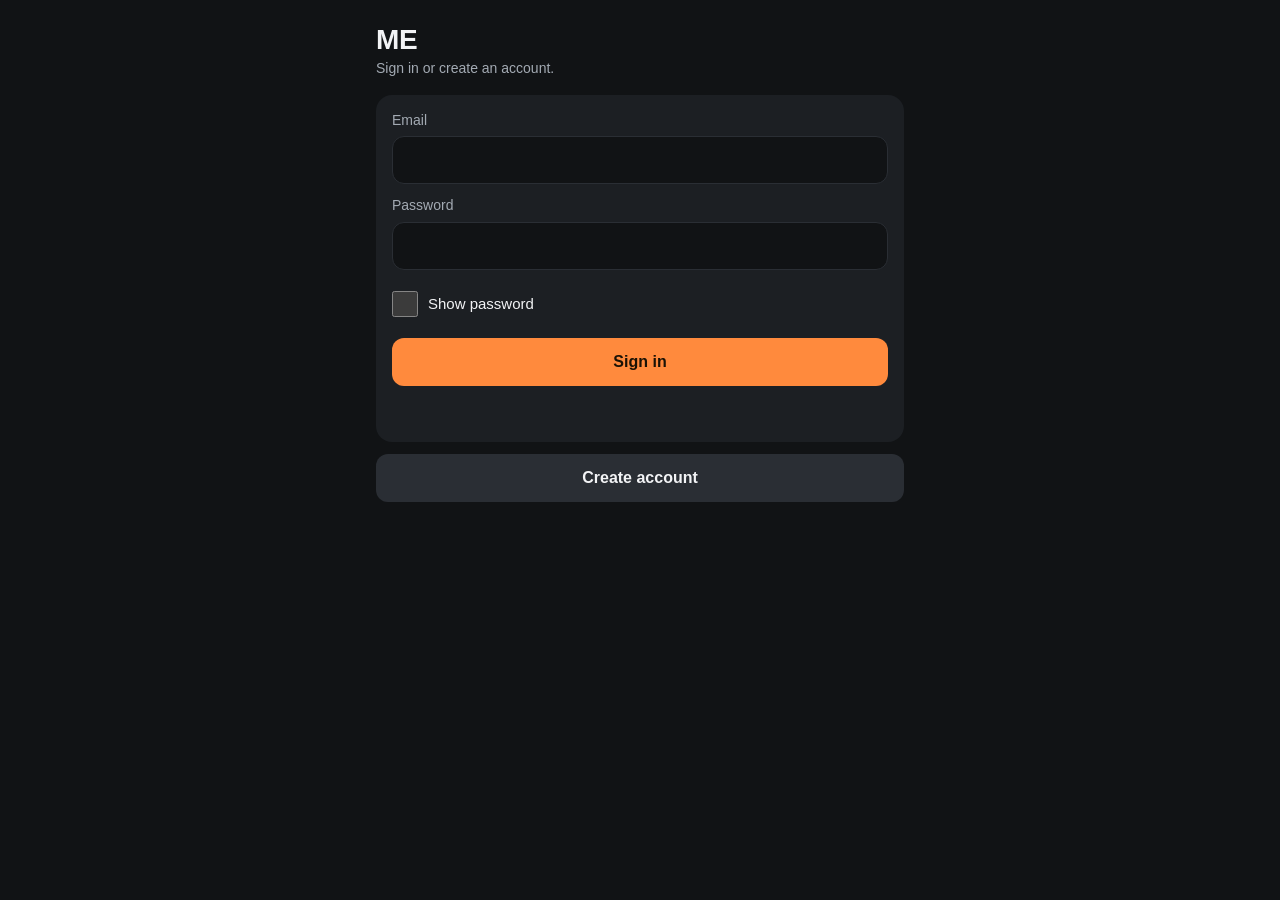
<file: index.html>
<!doctype html>
<html lang="en">
<head>
<meta charset="utf-8">
<meta name="viewport" content="width=device-width, initial-scale=1, viewport-fit=cover">
<meta name="theme-color" content="#111315">
<meta name="apple-mobile-web-app-capable" content="yes">
<meta name="mobile-web-app-capable" content="yes">
<meta name="apple-mobile-web-app-status-bar-style" content="black-translucent">
<meta name="apple-mobile-web-app-title" content="ME">
<title>ME</title>
<link rel="manifest" href="manifest.webmanifest">
<link rel="icon" href="icons/icon-192-v4.png">
<link rel="apple-touch-icon" href="icons/apple-touch-icon-v4.png">
<link rel="preconnect" href="https://fonts.googleapis.com">
<link rel="stylesheet" href="https://fonts.googleapis.com/css2?family=Cinzel:wght@700;800&family=Press+Start+2P&display=swap">
<link rel="stylesheet" href="css/app.css">
</head>
<body>
<main id="app"></main>
<nav class="tabs" id="tabs" aria-label="Main" hidden></nav>
<script type="module" src="js/app.js"></script>
</body>
</html>
</file>
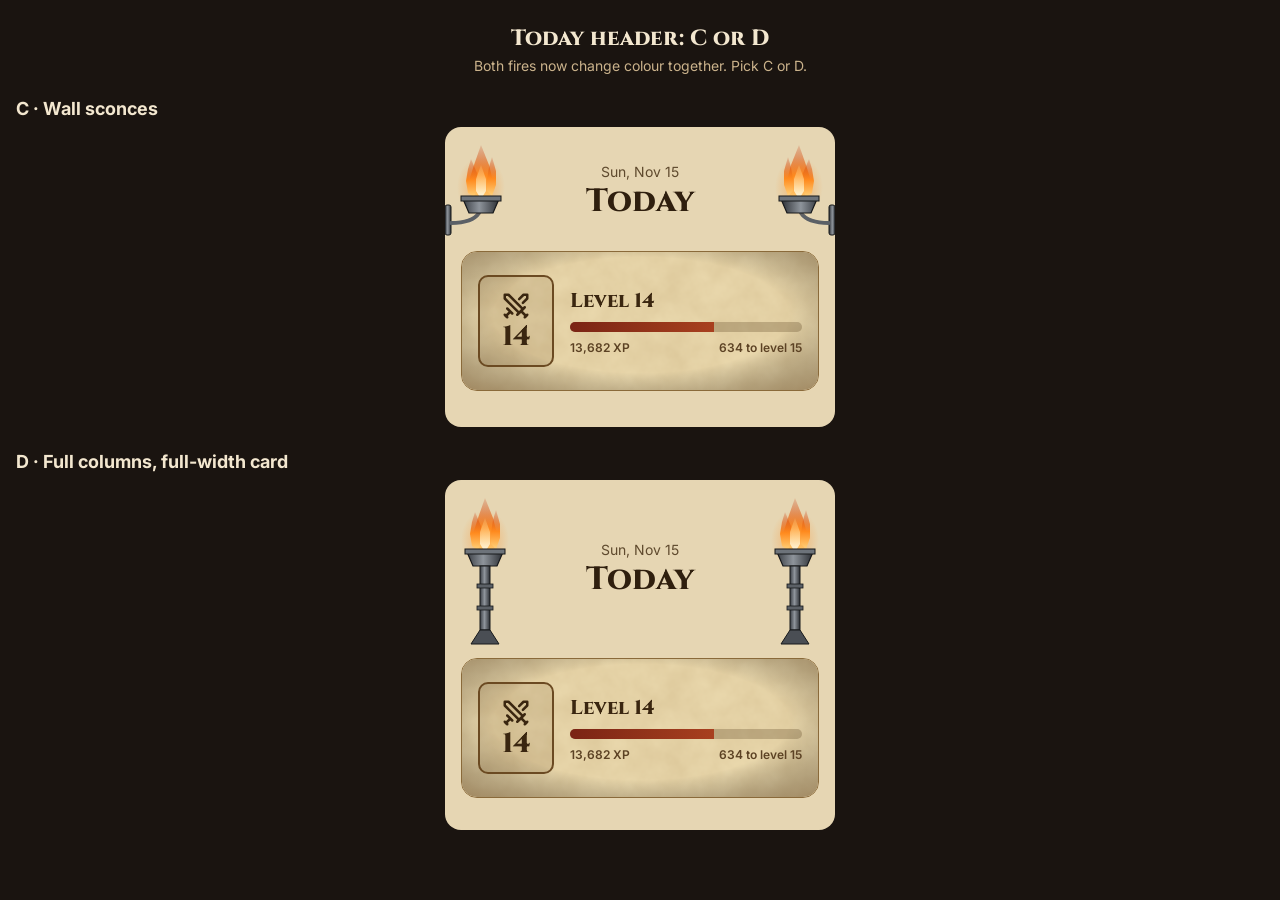
<file: preview-header.html>
<!doctype html><html lang="en"><head><meta charset="utf-8"><meta name="viewport" content="width=device-width, initial-scale=1"><title>ME · Today header: C or D</title>
<link href="https://fonts.googleapis.com/css2?family=Cinzel:wght@700;800&family=Inter:wght@400;600&display=swap" rel="stylesheet">
<style>body{margin:0;background:#1a1410;font-family:Inter,system-ui,sans-serif;color:#f3e7cf;padding:16px 0 40px}h1{font:800 22px Cinzel,serif;text-align:center;margin:8px 16px 4px}p.note{text-align:center;color:#cbb38c;font-size:14px;margin:0 16px 12px}h2{font:700 18px Inter,sans-serif;margin:24px 16px 8px}.frame{width:390px;max-width:100%;margin:0 auto;border-radius:16px;overflow:hidden}

a{color:#8b2e1a}a:hover{color:#5c1d10}
.fire,.fire polygon{transform-box:view-box;transform-origin:22px 56px}
.t1{animation:lick .7s ease-in-out infinite alternate}
.t2{animation:lick .55s ease-in-out infinite alternate-reverse}
.t3{animation:lick .62s ease-in-out infinite alternate}
.tc{animation:core .4s ease-in-out infinite alternate}
@keyframes lick{0%{transform:scale(1,.92) skewX(-5deg)}50%{transform:scale(.94,1.06) skewX(3deg)}100%{transform:scale(1.04,1) skewX(6deg)}}
@keyframes core{from{transform:scale(.95,.88)}to{transform:scale(1.05,1.08)}}
</style></head>
<body><h1>Today header: C or D</h1><p class="note">Both fires now change colour together. Pick C or D.</p>
<h2>C · Wall sconces</h2>
<div class="frame"><div style="width:390px;height:300px;box-sizing:border-box;background:#e6d6b3;padding:16px;display:flex;flex-direction:column;gap:12px;font-family:Inter,system-ui,sans-serif;color:#2f1f0e">
<header style="display:flex;align-items:flex-end;justify-content:space-between;gap:8px;margin:0 -16px">
<svg width="64" height="96" viewBox="0 0 64 96" aria-hidden="true" style="overflow:visible"><defs><linearGradient id="mt" x1="0" x2="1"><stop offset="0%" stop-color="#3b3f45"></stop><stop offset="45%" stop-color="#8e949b"></stop><stop offset="100%" stop-color="#2c2f34"></stop></linearGradient></defs><g ><rect x="0" y="62" width="6" height="30" rx="2" fill="url(#mt)" stroke="#16181b" stroke-width="1"></rect><path d="M6 80 C 22 80, 30 76, 34 70" fill="none" stroke="#5b6066" stroke-width="4" stroke-linecap="round"></path><g transform="translate(14,0)"><defs><linearGradient id="clf" x1="0" y1="1" x2="0" y2="0"><stop offset="0%" stop-color="#ffd27a"></stop><stop offset="45%" stop-color="#ff8a1e"></stop><stop offset="100%" stop-color="#c2310f" stop-opacity="0.15"></stop></linearGradient><linearGradient id="clc" x1="0" y1="1" x2="0" y2="0"><stop offset="0%" stop-color="#fffbe8"></stop><stop offset="100%" stop-color="#ffd27a" stop-opacity="0.2"></stop></linearGradient><radialGradient id="clg"><stop offset="0%" stop-color="#ff8a1e" stop-opacity="0.5"></stop><stop offset="100%" stop-color="#ff8a1e" stop-opacity="0"></stop></radialGradient></defs>
<ellipse cx="22" cy="44" rx="24" ry="30" fill="url(#clg)"></ellipse>
<g class="fire"><polygon class="t1" points="22,2 30,22 34,38 31,52 22,58 13,52 10,38 15,22" fill="url(#clf)"></polygon><polygon class="t2" points="12,16 18,30 19,44 15,54 9,50 7,38 9,26" fill="url(#clf)"></polygon><polygon class="t3" points="33,14 37,28 37,42 33,53 28,48 28,36 30,24" fill="url(#clf)"></polygon><polygon class="tc" points="22,22 27,36 27,48 22,56 17,48 17,36" fill="url(#clc)"></polygon></g><polygon points="4,56 40,56 34,70 10,70" fill="url(#mt)" stroke="#16181b" stroke-width="1.2"></polygon><rect x="2" y="53" width="40" height="5" fill="#6d737a" stroke="#16181b" stroke-width="1"></rect></g></g></svg>
<div style="flex:1;text-align:center;padding-bottom:16px"><div style="font-size:14px;color:#5f4a2e">Sun, Nov 15</div><h1 style="margin:0;font-family:Cinzel,Georgia,serif;font-size:32px;font-weight:800">Today</h1></div>
<svg width="64" height="96" viewBox="0 0 64 96" aria-hidden="true" style="overflow:visible"><defs><linearGradient id="mt" x1="0" x2="1"><stop offset="0%" stop-color="#3b3f45"></stop><stop offset="45%" stop-color="#8e949b"></stop><stop offset="100%" stop-color="#2c2f34"></stop></linearGradient></defs><g transform="translate(64,0) scale(-1,1)"><rect x="0" y="62" width="6" height="30" rx="2" fill="url(#mt)" stroke="#16181b" stroke-width="1"></rect><path d="M6 80 C 22 80, 30 76, 34 70" fill="none" stroke="#5b6066" stroke-width="4" stroke-linecap="round"></path><g transform="translate(14,0)"><defs><linearGradient id="crf" x1="0" y1="1" x2="0" y2="0"><stop offset="0%" stop-color="#ffd27a"></stop><stop offset="45%" stop-color="#ff8a1e"></stop><stop offset="100%" stop-color="#c2310f" stop-opacity="0.15"></stop></linearGradient><linearGradient id="crc" x1="0" y1="1" x2="0" y2="0"><stop offset="0%" stop-color="#fffbe8"></stop><stop offset="100%" stop-color="#ffd27a" stop-opacity="0.2"></stop></linearGradient><radialGradient id="crg"><stop offset="0%" stop-color="#ff8a1e" stop-opacity="0.5"></stop><stop offset="100%" stop-color="#ff8a1e" stop-opacity="0"></stop></radialGradient></defs>
<ellipse cx="22" cy="44" rx="24" ry="30" fill="url(#crg)"></ellipse>
<g class="fire"><polygon class="t1" points="22,2 30,22 34,38 31,52 22,58 13,52 10,38 15,22" fill="url(#crf)"></polygon><polygon class="t2" points="12,16 18,30 19,44 15,54 9,50 7,38 9,26" fill="url(#crf)"></polygon><polygon class="t3" points="33,14 37,28 37,42 33,53 28,48 28,36 30,24" fill="url(#crf)"></polygon><polygon class="tc" points="22,22 27,36 27,48 22,56 17,48 17,36" fill="url(#crc)"></polygon></g><polygon points="4,56 40,56 34,70 10,70" fill="url(#mt)" stroke="#16181b" stroke-width="1.2"></polygon><rect x="2" y="53" width="40" height="5" fill="#6d737a" stroke="#16181b" stroke-width="1"></rect></g></g></svg>
</header>
<section aria-label="Level 14" style="position:relative;width:358px;height:140px;border-radius:16px;overflow:hidden;border:1px solid #8a6a3a;box-sizing:border-box;flex:none"><svg width="358" height="140" viewBox="0 0 358 140" aria-hidden="true" style="position:absolute;left:0;top:0"><defs><filter id="pn" x="0" y="0" width="100%" height="100%"><feTurbulence type="fractalNoise" baseFrequency="0.035" numOctaves="4" seed="5"></feTurbulence><feColorMatrix values="0 0 0 0 0.45  0 0 0 0 0.3  0 0 0 0 0.12  0 0 0 0.28 0"></feColorMatrix></filter><radialGradient id="pv" cx="50%" cy="45%" r="75%"><stop offset="55%" stop-color="#000" stop-opacity="0"></stop><stop offset="100%" stop-color="#5a3812" stop-opacity="0.5"></stop></radialGradient></defs><rect width="358" height="140" fill="#ecdbb0"></rect><rect width="358" height="140" filter="url(#pn)"></rect><rect width="358" height="140" fill="url(#pv)"></rect></svg>
<div style="position:absolute;inset:0;padding:16px;box-sizing:border-box;display:flex;align-items:center;gap:16px;color:#3a2610">
<div style="width:76px;height:92px;flex:none;border-radius:10px;background:rgba(90,56,18,0.12);border:2px solid #6b4a22;display:flex;flex-direction:column;align-items:center;justify-content:center;gap:2px;box-sizing:border-box"><svg width="30" height="30" viewBox="0 0 24 24" fill="none" stroke="#3a2610" stroke-width="2" stroke-linecap="round" stroke-linejoin="round" aria-hidden="true"><polyline points="14.5 17.5 3 6 3 3 6 3 17.5 14.5"></polyline><line x1="13" x2="19" y1="19" y2="13"></line><line x1="16" x2="20" y1="16" y2="20"></line><line x1="19" x2="21" y1="21" y2="19"></line><polyline points="14.5 6.5 18 3 21 3 21 6 17.5 9.5"></polyline><line x1="5" x2="9" y1="14" y2="18"></line><line x1="7" x2="4" y1="17" y2="20"></line><line x1="3" x2="5" y1="19" y2="21"></line></svg><div style="font-family:Cinzel,serif;font-weight:800;font-size:28px;line-height:1">14</div></div>
<div style="flex:1;min-width:0;display:flex;flex-direction:column;gap:8px"><div style="font-family:Cinzel,serif;font-weight:800;font-size:20px">Level 14</div>
<div style="height:10px;border-radius:5px;background:rgba(70,45,15,0.25);overflow:hidden"><div style="width:62%;height:10px;background:linear-gradient(90deg,#7a2414,#a8401f)"></div></div>
<div style="display:flex;justify-content:space-between;gap:6px;font-size:12px;font-weight:600;color:#5c4224"><span>13,682 XP</span><span>634 to level 15</span></div></div></div></section>
</div>
</div>
<h2>D · Full columns, full-width card</h2>
<div class="frame"><div style="width:390px;height:350px;box-sizing:border-box;background:#e6d6b3;padding:16px;display:flex;flex-direction:column;gap:12px;font-family:Inter,system-ui,sans-serif;color:#2f1f0e">
<header style="display:flex;align-items:flex-end;justify-content:space-between;gap:8px">
<svg width="48" height="150" viewBox="0 0 44 150" aria-hidden="true" style="overflow:visible"><defs><linearGradient id="mt" x1="0" x2="1"><stop offset="0%" stop-color="#3b3f45"></stop><stop offset="45%" stop-color="#8e949b"></stop><stop offset="100%" stop-color="#2c2f34"></stop></linearGradient></defs><defs><linearGradient id="dlf" x1="0" y1="1" x2="0" y2="0"><stop offset="0%" stop-color="#ffd27a"></stop><stop offset="45%" stop-color="#ff8a1e"></stop><stop offset="100%" stop-color="#c2310f" stop-opacity="0.15"></stop></linearGradient><linearGradient id="dlc" x1="0" y1="1" x2="0" y2="0"><stop offset="0%" stop-color="#fffbe8"></stop><stop offset="100%" stop-color="#ffd27a" stop-opacity="0.2"></stop></linearGradient><radialGradient id="dlg"><stop offset="0%" stop-color="#ff8a1e" stop-opacity="0.5"></stop><stop offset="100%" stop-color="#ff8a1e" stop-opacity="0"></stop></radialGradient></defs>
<ellipse cx="22" cy="44" rx="24" ry="30" fill="url(#dlg)"></ellipse>
<g class="fire"><polygon class="t1" points="22,2 30,22 34,38 31,52 22,58 13,52 10,38 15,22" fill="url(#dlf)"></polygon><polygon class="t2" points="12,16 18,30 19,44 15,54 9,50 7,38 9,26" fill="url(#dlf)"></polygon><polygon class="t3" points="33,14 37,28 37,42 33,53 28,48 28,36 30,24" fill="url(#dlf)"></polygon><polygon class="tc" points="22,22 27,36 27,48 22,56 17,48 17,36" fill="url(#dlc)"></polygon></g><polygon points="4,56 40,56 34,70 10,70" fill="url(#mt)" stroke="#16181b" stroke-width="1.2"></polygon><rect x="2" y="53" width="40" height="5" fill="#6d737a" stroke="#16181b" stroke-width="1"></rect>
<rect x="17" y="70" width="10" height="64" fill="url(#mt)" stroke="#16181b" stroke-width="1"></rect><rect x="14" y="88" width="16" height="4" fill="#5b6066" stroke="#16181b" stroke-width="0.8"></rect><rect x="14" y="110" width="16" height="4" fill="#5b6066" stroke="#16181b" stroke-width="0.8"></rect><polygon points="8,148 17,134 27,134 36,148" fill="#4a4e54" stroke="#16181b" stroke-width="1"></polygon></svg>
<div style="flex:1;text-align:center;align-self:center"><div style="font-size:14px;color:#5f4a2e">Sun, Nov 15</div><h1 style="margin:0;font-family:Cinzel,Georgia,serif;font-size:32px;font-weight:800">Today</h1></div>
<svg width="48" height="150" viewBox="0 0 44 150" aria-hidden="true" style="overflow:visible"><defs><linearGradient id="mt" x1="0" x2="1"><stop offset="0%" stop-color="#3b3f45"></stop><stop offset="45%" stop-color="#8e949b"></stop><stop offset="100%" stop-color="#2c2f34"></stop></linearGradient></defs><defs><linearGradient id="drf" x1="0" y1="1" x2="0" y2="0"><stop offset="0%" stop-color="#ffd27a"></stop><stop offset="45%" stop-color="#ff8a1e"></stop><stop offset="100%" stop-color="#c2310f" stop-opacity="0.15"></stop></linearGradient><linearGradient id="drc" x1="0" y1="1" x2="0" y2="0"><stop offset="0%" stop-color="#fffbe8"></stop><stop offset="100%" stop-color="#ffd27a" stop-opacity="0.2"></stop></linearGradient><radialGradient id="drg"><stop offset="0%" stop-color="#ff8a1e" stop-opacity="0.5"></stop><stop offset="100%" stop-color="#ff8a1e" stop-opacity="0"></stop></radialGradient></defs>
<ellipse cx="22" cy="44" rx="24" ry="30" fill="url(#drg)"></ellipse>
<g class="fire"><polygon class="t1" points="22,2 30,22 34,38 31,52 22,58 13,52 10,38 15,22" fill="url(#drf)"></polygon><polygon class="t2" points="12,16 18,30 19,44 15,54 9,50 7,38 9,26" fill="url(#drf)"></polygon><polygon class="t3" points="33,14 37,28 37,42 33,53 28,48 28,36 30,24" fill="url(#drf)"></polygon><polygon class="tc" points="22,22 27,36 27,48 22,56 17,48 17,36" fill="url(#drc)"></polygon></g><polygon points="4,56 40,56 34,70 10,70" fill="url(#mt)" stroke="#16181b" stroke-width="1.2"></polygon><rect x="2" y="53" width="40" height="5" fill="#6d737a" stroke="#16181b" stroke-width="1"></rect>
<rect x="17" y="70" width="10" height="64" fill="url(#mt)" stroke="#16181b" stroke-width="1"></rect><rect x="14" y="88" width="16" height="4" fill="#5b6066" stroke="#16181b" stroke-width="0.8"></rect><rect x="14" y="110" width="16" height="4" fill="#5b6066" stroke="#16181b" stroke-width="0.8"></rect><polygon points="8,148 17,134 27,134 36,148" fill="#4a4e54" stroke="#16181b" stroke-width="1"></polygon></svg>
</header>
<section aria-label="Level 14" style="position:relative;width:358px;height:140px;border-radius:16px;overflow:hidden;border:1px solid #8a6a3a;box-sizing:border-box;flex:none"><svg width="358" height="140" viewBox="0 0 358 140" aria-hidden="true" style="position:absolute;left:0;top:0"><defs><filter id="pn" x="0" y="0" width="100%" height="100%"><feTurbulence type="fractalNoise" baseFrequency="0.035" numOctaves="4" seed="5"></feTurbulence><feColorMatrix values="0 0 0 0 0.45  0 0 0 0 0.3  0 0 0 0 0.12  0 0 0 0.28 0"></feColorMatrix></filter><radialGradient id="pv" cx="50%" cy="45%" r="75%"><stop offset="55%" stop-color="#000" stop-opacity="0"></stop><stop offset="100%" stop-color="#5a3812" stop-opacity="0.5"></stop></radialGradient></defs><rect width="358" height="140" fill="#ecdbb0"></rect><rect width="358" height="140" filter="url(#pn)"></rect><rect width="358" height="140" fill="url(#pv)"></rect></svg>
<div style="position:absolute;inset:0;padding:16px;box-sizing:border-box;display:flex;align-items:center;gap:16px;color:#3a2610">
<div style="width:76px;height:92px;flex:none;border-radius:10px;background:rgba(90,56,18,0.12);border:2px solid #6b4a22;display:flex;flex-direction:column;align-items:center;justify-content:center;gap:2px;box-sizing:border-box"><svg width="30" height="30" viewBox="0 0 24 24" fill="none" stroke="#3a2610" stroke-width="2" stroke-linecap="round" stroke-linejoin="round" aria-hidden="true"><polyline points="14.5 17.5 3 6 3 3 6 3 17.5 14.5"></polyline><line x1="13" x2="19" y1="19" y2="13"></line><line x1="16" x2="20" y1="16" y2="20"></line><line x1="19" x2="21" y1="21" y2="19"></line><polyline points="14.5 6.5 18 3 21 3 21 6 17.5 9.5"></polyline><line x1="5" x2="9" y1="14" y2="18"></line><line x1="7" x2="4" y1="17" y2="20"></line><line x1="3" x2="5" y1="19" y2="21"></line></svg><div style="font-family:Cinzel,serif;font-weight:800;font-size:28px;line-height:1">14</div></div>
<div style="flex:1;min-width:0;display:flex;flex-direction:column;gap:8px"><div style="font-family:Cinzel,serif;font-weight:800;font-size:20px">Level 14</div>
<div style="height:10px;border-radius:5px;background:rgba(70,45,15,0.25);overflow:hidden"><div style="width:62%;height:10px;background:linear-gradient(90deg,#7a2414,#a8401f)"></div></div>
<div style="display:flex;justify-content:space-between;gap:6px;font-size:12px;font-weight:600;color:#5c4224"><span>13,682 XP</span><span>634 to level 15</span></div></div></div></section>
</div>
</div></body></html>
</file>
<file: css/app.css>
/* One style for every screen, button and popup. Change the look here. */
:root {
  --bg: #111315; --card: #1C1F23; --line: #2A2E34; --text: #F2F3F5; --muted: #A3AAB3;
  --accent: #FF8A3D; --on-accent: #1A1206; --yellow: #F5C542; --green: #3DDC84; --danger: #FF7A7A;
  --radius: 16px; --tap: 48px;
  color-scheme: dark;
}
* { box-sizing: border-box; }
html, body { margin: 0; background: var(--bg); color: var(--text); font: 16px/1.4 -apple-system, BlinkMacSystemFont, "Segoe UI", Roboto, sans-serif; -webkit-tap-highlight-color: transparent; }
button, input, select { font-family: inherit; }
#app { max-width: 560px; margin: 0 auto; min-height: 100dvh; padding: calc(env(safe-area-inset-top) + 16px) 16px calc(env(safe-area-inset-bottom) + 92px); }

/* layout */
.stack { display: flex; flex-direction: column; gap: 12px; }
.row { display: flex; align-items: center; gap: 12px; }
.grow { flex: 1; min-width: 0; }
.grid2 { display: grid; grid-template-columns: repeat(2, minmax(0, 1fr)); gap: 8px; }
.grid3 { display: grid; grid-template-columns: repeat(3, minmax(0, 1fr)); gap: 6px; }
.grid3 .btn { padding: 0 6px; font-size: 14px; line-height: 1.15; white-space: normal; min-height: 48px; }
.search-status { margin: 4px 2px; }
.center { text-align: center; }

/* type */
.page-head { margin: 4px 0 4px; }
.title { font-size: 28px; font-weight: 700; margin: 0; letter-spacing: -0.01em; }
.sub { color: var(--muted); font-size: 14px; }
.card-title { font-size: 17px; font-weight: 600; margin: 0; }
.num, .num-line { font-weight: 600; font-variant-numeric: tabular-nums; }
.num-line { margin: 0; }
.big-num { font-size: 32px; font-weight: 800; font-variant-numeric: tabular-nums; }

/* cards */
.card { background: var(--card); border-radius: var(--radius); padding: 16px; display: flex; flex-direction: column; gap: 12px; }

/* buttons */
.btn { min-height: var(--tap); border: none; border-radius: 12px; padding: 0 18px; font-size: 16px; font-weight: 600; background: var(--line); color: var(--text); cursor: pointer; display: inline-flex; align-items: center; justify-content: center; gap: 8px; text-align: center; }
.btn.primary { background: var(--accent); color: var(--on-accent); }
.btn.ghost { background: transparent; color: var(--accent); padding: 0 10px; }
.btn.danger { background: transparent; color: var(--danger); }
.btn.danger-fill { background: var(--danger); color: #2A0A0A; }
.btn.block { width: 100%; }
.btn:disabled { opacity: 0.45; cursor: default; }
.btn:active:not(:disabled) { transform: scale(0.98); }
.icon-btn { width: 44px; height: 44px; border: none; border-radius: 12px; background: transparent; color: var(--muted); font-size: 24px; line-height: 1; cursor: pointer; }
:focus-visible { outline: 3px solid var(--accent); outline-offset: 2px; }

/* status lights: yellow = to do, green = done */
.light { width: 44px; height: 44px; border-radius: 22px; border: none; flex: none; background: transparent; display: flex; align-items: center; justify-content: center; cursor: pointer; padding: 0; }
.light::before { content: ''; width: 22px; height: 22px; border-radius: 11px; background: var(--yellow); box-shadow: 0 0 0 5px rgba(245, 197, 66, 0.18); }
.light.on::before { background: var(--green); box-shadow: 0 0 0 5px rgba(61, 220, 132, 0.2); }
.dot { width: 12px; height: 12px; border-radius: 6px; background: var(--yellow); flex: none; }
.dot.on { background: var(--green); }

/* forms */
input, select { min-height: var(--tap); width: 100%; background: var(--bg); border: 1px solid var(--line); border-radius: 12px; color: var(--text); font-size: 16px; padding: 0 12px; }
input::placeholder { color: var(--muted); opacity: 0.7; }
.field { display: flex; flex-direction: column; gap: 6px; font-size: 14px; color: var(--muted); }
.divider { color: var(--muted); font-size: 14px; text-align: center; }

/* progress */
.prog { display: flex; flex-direction: column; gap: 6px; }
.prog-top { gap: 8px; font-size: 15px; }
.bar { height: 8px; border-radius: 4px; background: var(--line); overflow: hidden; }
.bar > i { display: block; height: 100%; background: var(--accent); border-radius: 4px; }
.bar.over > i { background: var(--yellow); }

/* streak (placeholder design) */
.streak .flame { color: var(--accent); display: flex; }
.streak .flame.cold { color: var(--line); }
.streak-num { font-size: 36px; font-weight: 800; line-height: 1.1; }
.streak-num span { font-size: 17px; font-weight: 600; }

/* workout */
.chips { display: flex; flex-wrap: wrap; gap: 6px; }
.chip { font-size: 13px; color: var(--muted); background: var(--bg); border-radius: 8px; padding: 6px 8px; }
.chip.strong { color: var(--text); font-weight: 600; }
.banner { background: rgba(61, 220, 132, 0.12); color: var(--green); border-radius: 12px; padding: 12px; font-weight: 600; }
.set-row { display: grid; grid-template-columns: 44px minmax(0, 1fr) minmax(0, 1fr) 44px; gap: 8px; align-items: center; }
.set-row.head { font-size: 12px; color: var(--muted); }
.set-row.done input { border-color: rgba(61, 220, 132, 0.45); }

/* lists */
.list { display: flex; flex-direction: column; }
.list-head { font-size: 14px; color: var(--muted); margin: 16px 0 4px; font-weight: 600; }
.item { display: flex; align-items: center; gap: 12px; min-height: 60px; border-bottom: 1px solid var(--line); }
.item-main { flex: 1; min-width: 0; min-height: 60px; display: flex; flex-direction: column; justify-content: center; align-items: flex-start; gap: 2px; padding: 8px 0; background: none; border: none; color: inherit; text-align: left; font: inherit; cursor: pointer; }
button.item { border-left: 0; border-right: 0; border-top: 0; width: 100%; }
.item-name { font-weight: 600; overflow: hidden; text-overflow: ellipsis; }
.add-btn { flex: none; }
.empty { color: var(--muted); text-align: center; padding: 20px 8px; margin: 0; }
.hist-ex { display: flex; flex-direction: column; gap: 2px; }
.totals { display: grid; grid-template-columns: repeat(4, minmax(0, 1fr)); gap: 4px; }
.total { text-align: center; }
.total-num { font-size: 20px; font-weight: 700; font-variant-numeric: tabular-nums; }

/* segmented control */
.seg { display: grid; grid-auto-flow: column; grid-auto-columns: 1fr; background: var(--card); border-radius: 12px; padding: 4px; gap: 4px; }
.seg button { min-height: 44px; border: none; border-radius: 9px; background: transparent; color: var(--muted); font-size: 15px; font-weight: 600; cursor: pointer; }
.seg button[aria-pressed="true"] { background: var(--line); color: var(--text); }

/* sync status */
.sync { font-size: 12px; color: var(--muted); white-space: nowrap; }
.sync-error, .sync-offline { color: var(--yellow); }

/* charts */
.chart { width: 100%; height: auto; }
.chart-line { fill: none; stroke: var(--accent); stroke-width: 2.5; stroke-linejoin: round; }
.chart-dot { fill: var(--accent); }
.chart-grid { stroke: var(--line); stroke-width: 1; }
.chart-label, .chart-note { fill: var(--muted); font-size: 11px; }
.chart-note { font-size: 13px; }

/* bottom tabs */
.tabs { position: fixed; left: 0; right: 0; bottom: 0; z-index: 10; background: var(--bar-bg, rgba(17, 19, 21, 0.97)); border-top: 1px solid var(--line); display: grid; grid-template-columns: repeat(5, 1fr); padding-bottom: env(safe-area-inset-bottom); }
.tabs[hidden] { display: none; }
.tabs a { min-height: 60px; display: flex; flex-direction: column; align-items: center; justify-content: center; gap: 2px; color: var(--muted); text-decoration: none; font-size: 12px; }
.tabs a[aria-current="page"] { color: var(--accent); }

/* popups */
.sheet-wrap { position: fixed; inset: 0; bottom: var(--kb, 0px); z-index: 20; background: rgba(0, 0, 0, 0.6); display: flex; align-items: flex-end; justify-content: center; }
.sheet { width: 100%; max-width: 560px; max-height: calc(90dvh - var(--kb, 0px)); overflow: auto; background: var(--card); border-radius: 20px 20px 0 0; padding: 16px 16px calc(env(safe-area-inset-bottom) + 16px); display: flex; flex-direction: column; gap: 14px; animation: up 0.18s ease-out; }
.sheet h2 { margin: 0; font-size: 20px; }
@keyframes up { from { transform: translateY(24px); opacity: 0; } }
.toast { pointer-events: none; position: fixed; left: 50%; transform: translateX(-50%); bottom: calc(env(safe-area-inset-bottom) + 76px); z-index: 40; background: var(--text); color: var(--bg); padding: 12px 16px; border-radius: 12px; font-weight: 600; max-width: 90vw; }
.scan-video { width: 100%; aspect-ratio: 4 / 3; background: #000; border-radius: 12px; object-fit: cover; }

/* milestone pop-up */
.celebrate { position: fixed; inset: 0; z-index: 30; background: rgba(0, 0, 0, 0.7); display: flex; align-items: center; justify-content: center; padding: 24px; }
.celebrate-card { position: relative; width: 100%; max-width: 340px; background: var(--card); border-radius: 24px; padding: 32px 20px 20px; text-align: center; display: flex; flex-direction: column; gap: 8px; animation: pop 0.45s cubic-bezier(0.2, 1.4, 0.4, 1); overflow: hidden; }
.celebrate-num { font-size: 72px; font-weight: 800; color: var(--accent); line-height: 1; position: relative; }
.celebrate-title { font-size: 22px; font-weight: 700; position: relative; }
.celebrate.big .celebrate-num { font-size: 96px; }
.fireworks { position: absolute; inset: 0; overflow: hidden; pointer-events: none; z-index: 0; }
.fw { position: absolute; width: 0; height: 0; }
.fw i { position: absolute; left: -3px; top: -3px; width: 6px; height: 6px; border-radius: 50%; opacity: 0; box-shadow: 0 0 6px currentColor; animation: fw-spark 1.4s cubic-bezier(0.15, 0.8, 0.3, 1) var(--d) 2 both; }
.fw-flash { position: absolute; left: -18px; top: -18px; width: 36px; height: 36px; border-radius: 50%; filter: blur(6px); opacity: 0; animation: fw-flash 1.4s ease-out var(--d) 2 both; }
@keyframes fw-spark { 0% { opacity: 1; transform: rotate(var(--a)) translateY(0) scale(1); } 70% { opacity: 1; } 100% { opacity: 0; transform: rotate(var(--a)) translateY(calc(var(--r) * -1)) translateX(6px) scale(0.4); } }
@keyframes fw-flash { 0% { opacity: 0.9; transform: scale(0.3); } 30% { opacity: 0.6; transform: scale(1.4); } 100% { opacity: 0; transform: scale(1.8); } }
.celebrate-card { z-index: 1; border: 2px solid #c99a3a; box-shadow: 0 0 0 4px rgba(201, 154, 58, 0.25), 0 0 40px rgba(255, 210, 63, 0.35); }
.celebrate-shine { position: absolute; inset: -40% -60%; background: linear-gradient(105deg, transparent 40%, rgba(255, 255, 255, 0.45) 50%, transparent 60%); animation: shine 1.6s ease-out 0.3s both; pointer-events: none; }
@keyframes shine { from { transform: translateX(-60%); } to { transform: translateX(60%); } }
.celebrate-num { text-shadow: 0 3px 0 rgba(0, 0, 0, 0.18); animation: num-pop 0.6s cubic-bezier(0.2, 1.6, 0.4, 1) 0.15s both; }
@keyframes num-pop { from { transform: scale(0.2); opacity: 0; } to { transform: none; opacity: 1; } }
@keyframes pop { from { transform: scale(0.6); opacity: 0; } }
@keyframes ray { from { transform: rotate(var(--a)) translateY(-20px); opacity: 0; } 60% { opacity: 1; } }
@media (prefers-reduced-motion: reduce) { .sheet, .celebrate-card, .fw i, .fw-flash, .celebrate-shine { animation: none; } }

/* level */
.level-badge { display: flex; flex-direction: column; align-items: center; justify-content: center; min-width: 72px; height: 72px; border-radius: 16px; background: var(--bg); border: 2px solid var(--accent); }
.level-badge .sub { font-size: 11px; text-transform: uppercase; letter-spacing: 0.08em; }
.level-num { font-size: 30px; font-weight: 800; line-height: 1; font-variant-numeric: tabular-nums; }
.bar.xp { height: 10px; border-radius: 5px; }
.bar.xp > i { background: linear-gradient(90deg, var(--accent), var(--yellow)); }
.bar.good > i { background: var(--green); }
.stack.tight { gap: 6px; }

/* streak: week + month */
.best { text-align: center; }
.best-num { font-size: 22px; font-weight: 800; }
.week { display: grid; grid-template-columns: repeat(7, minmax(0, 1fr)); gap: 4px; }
.week-day { display: flex; flex-direction: column; align-items: center; gap: 4px; }
.daymark { width: 38px; height: 38px; border-radius: 19px; display: flex; align-items: center; justify-content: center; font-size: 13px; font-weight: 700; box-sizing: border-box; }
.daymark.mini { width: 12px; height: 12px; border-radius: 6px; }
.workout { background: var(--accent); color: var(--on-accent); }
.rest { background: var(--rest, #7FB2FF); color: #0E1A2E; }
.off { background: var(--off, #4A5059); color: #E3E6EA; }
.missed { border: 2px solid var(--off, #4A5059); color: var(--muted); }
.today { border: 2px dashed var(--yellow); color: var(--text); }
.future { color: var(--muted); opacity: 0.55; border: 1px solid var(--line); }
.cal { display: grid; grid-template-columns: repeat(7, minmax(0, 1fr)); gap: 4px; }
.cal-head { font-size: 11px; color: var(--muted); text-align: center; }
.calday { height: 30px; border-radius: 8px; display: flex; align-items: center; justify-content: center; font-size: 12px; font-weight: 600; box-sizing: border-box; }
.legend { display: flex; flex-wrap: wrap; gap: 12px; }
.legend-item { display: flex; align-items: center; gap: 6px; font-size: 12px; color: var(--muted); }

/* progress note */
.msg { background: var(--bg); border-radius: 12px; padding: 12px; }
.msg-title { font-weight: 700; margin-bottom: 4px; }
.msg p { margin: 0; color: var(--muted); font-size: 15px; }

/* account */
.head-right { gap: 8px; }
.account-btn { width: 44px; height: 44px; border-radius: 22px; border: 1px solid var(--line); background: var(--card); color: var(--muted); font-weight: 700; font-size: 15px; cursor: pointer; flex: none; }
.check-row { display: flex; align-items: center; gap: 10px; min-height: 44px; color: var(--muted); font-size: 15px; cursor: pointer; }
.check { width: 22px; height: 22px; min-height: 0; accent-color: var(--accent); margin: 0; }

button.daymark, button.calday { font-family: inherit; cursor: pointer; padding: 0; background-clip: padding-box; }
button.daymark:not(.workout):not(.rest):not(.off), button.calday:not(.workout):not(.rest):not(.off) { background: transparent; }
.calday { min-height: 32px; }

.level-badge { gap: 2px; height: 84px; color: var(--accent); }
.level-badge .level-num { color: var(--text); }
.level-title { font-size: 18px; font-weight: 800; letter-spacing: 0.02em; }

/* food diary */
.eq { display: flex; align-items: center; justify-content: space-between; gap: 6px; }
.eq-col { text-align: center; flex: 1; }
.eq-num { font-size: 22px; font-weight: 800; font-variant-numeric: tabular-nums; }
.eq-num.left { color: var(--green); }
.eq-num.over { color: var(--danger); }
.eq-op { color: var(--muted); font-size: 20px; }
.macro { display: flex; flex-direction: column; gap: 6px; }
.meal-item { gap: 2px; }
.meal-item-top { display: flex; width: 100%; gap: 12px; }
.meal-item-top .item-name { flex: 1; min-width: 0; }
.seg button { padding: 0 4px; }

/* level card themes */
.card.level { position: relative; overflow: hidden; padding: 18px; }
.level-bg { position: absolute; inset: 0; width: 100%; height: 100%; display: block; }
.level-body { position: relative; z-index: 1; }
.level .level-badge { width: 76px; height: 88px; min-width: 0; border-radius: 10px; }
.level-title { font-family: Cinzel, "Trajan Pro", Georgia, serif; font-weight: 800; font-size: 20px; letter-spacing: 0.04em; }
.level-num { font-family: Cinzel, Georgia, serif; }
.level-xp { font-size: 13px; font-weight: 600; }
.theme-parchment { color: #3a2610; border: 1px solid #8a6a3a; }
.theme-parchment .level-badge { background: rgba(90,56,18,0.12); border: 2px solid #6b4a22; color: #3a2610; }
.theme-parchment .level-num { color: #3a2610; }
.theme-parchment .level-xp { color: #5c4224; }
.theme-parchment .bar.xp { background: rgba(70,45,15,0.25); }
.theme-parchment .bar.xp > i { background: linear-gradient(90deg, #7a2414, #a8401f); }
.theme-stone { color: #eef0f2; border: 1px solid #3c4046; }
.theme-stone .level-badge { background: rgba(0,0,0,0.45); border: 2px solid #8d969f; color: #d8dee4; }
.theme-stone .level-xp { color: #c3c9cf; }
.theme-stone .bar.xp { background: rgba(0,0,0,0.5); }
.theme-stone .bar.xp > i { background: linear-gradient(90deg, #c9cfd5, #ffffff); }
.theme-wood { color: #f3e7cf; border: 2px solid #b8913a; box-shadow: inset 0 0 0 3px #1c1007; }
.theme-wood .level-badge { background: rgba(0,0,0,0.35); border: 2px solid #c9a14a; color: #e2bd62; }
.theme-wood .level-xp { color: #dcc69f; }
.theme-wood .bar.xp { background: rgba(0,0,0,0.45); }
.theme-wood .bar.xp > i { background: linear-gradient(90deg, #b8862e, #f0cf72); }
.theme-option { display: flex; flex-direction: column; gap: 8px; padding: 8px; border-radius: 18px; border: 2px solid transparent; background: transparent; color: inherit; text-align: left; font: inherit; cursor: pointer; }
.theme-option[aria-pressed="true"] { border-color: var(--accent); }
.theme-label { font-weight: 600; padding-left: 4px; }

/* ---- whole-app themes (match the level card) ---- */
.app-bg { position: fixed; inset: 0; width: 100vw; height: 100vh; z-index: -1; pointer-events: none; opacity: var(--bg-tex, 0.3); }
html[data-theme] .title, html[data-theme] .card-title, html[data-theme] .sheet h2, html[data-theme] .celebrate-title, html[data-theme] .streak-num, html[data-theme] .big-num { font-family: Cinzel, "Trajan Pro", Georgia, serif; letter-spacing: 0.02em; }
html[data-theme] .card { border: 1px solid var(--card-border, var(--line)); box-shadow: var(--card-shadow, none); }
html[data-theme="parchment"] {
  --bg: #e6d6b3; --card: #f3e8cf; --line: #cdb68b; --text: #2f1f0e; --muted: #5f4a2e;
  --accent: #8b2e1a; --on-accent: #fff4e6; --yellow: #a87a06; --green: #2e7d32; --danger: #a12a1a;
  --rest: #6f9bd8; --off: #8a7a62; --bar-bg: rgba(236, 222, 190, 0.97); --card-border: #c4a877;
  --card-shadow: 0 1px 0 rgba(255,255,255,0.5) inset, 0 2px 6px rgba(90,60,20,0.15); --bg-tex: 0.9;
  color-scheme: light;
}
html[data-theme="parchment"] .light::before { box-shadow: 0 0 0 5px rgba(168,122,6,0.2); }
html[data-theme="parchment"] .light.on::before { box-shadow: 0 0 0 5px rgba(46,125,50,0.2); }
html[data-theme="parchment"] .btn { background: #e3d3ad; }
html[data-theme="parchment"] .btn.primary { background: var(--accent); }
html[data-theme="parchment"] .btn.ghost, html[data-theme="parchment"] .btn.danger { background: transparent; }
html[data-theme="parchment"] input, html[data-theme="parchment"] select { background: #fbf5e6; }
html[data-theme="stone"] {
  --bg: #16181b; --card: #24272b; --line: #3a3f45; --text: #eef0f2; --muted: #b3bac2;
  --accent: #d3d9df; --on-accent: #16181b; --yellow: #e0b84a; --green: #5fd38d; --danger: #ff8a7a;
  --rest: #7fa8e0; --off: #555c64; --bar-bg: rgba(22, 24, 27, 0.97); --card-border: #3c4046;
  --card-shadow: inset 0 2px 0 rgba(255,255,255,0.04); --bg-tex: 0.45;
}
html[data-theme="wood"] {
  --bg: #1a1008; --card: #2a1a0e; --line: #4a3220; --text: #f3e7cf; --muted: #d0b88f;
  --accent: #d4a443; --on-accent: #1c1007; --yellow: #f0c94f; --green: #7fd18a; --danger: #ff8f70;
  --rest: #8db0e0; --off: #6b5640; --bar-bg: rgba(26, 16, 8, 0.97); --card-border: #8a6a2e;
  --card-shadow: inset 0 0 0 1px rgba(201,161,74,0.15); --bg-tex: 0.4;
}

/* earthquake when a set is completed */
@keyframes quake {
  0%, 100% { transform: translate(0, 0) rotate(0); }
  10% { transform: translate(-9px, 5px) rotate(-1deg); }
  20% { transform: translate(8px, -6px) rotate(1deg); }
  30% { transform: translate(-10px, -3px) rotate(-0.8deg); }
  40% { transform: translate(9px, 6px) rotate(0.8deg); }
  50% { transform: translate(-7px, 4px) rotate(-0.6deg); }
  60% { transform: translate(6px, -5px) rotate(0.5deg); }
  70% { transform: translate(-4px, 3px) rotate(-0.3deg); }
  80% { transform: translate(3px, -2px) rotate(0.2deg); }
  90% { transform: translate(-1px, 1px); }
}
.quake { animation: quake 0.6s cubic-bezier(.36,.07,.19,.97) both; }
html[data-theme] .card.level.theme-parchment { border: 1px solid #8a6a3a; box-shadow: none; }
html[data-theme] .card.level.theme-stone { border: 1px solid #3c4046; box-shadow: none; }
html[data-theme] .card.level.theme-wood { border: 2px solid #b8913a; box-shadow: inset 0 0 0 3px #1c1007; }
html[data-theme] .level-title { font-family: Cinzel, "Trajan Pro", Georgia, serif; }

/* workout: groups, notes, per-set goals, left/right, rest */
.group-head { margin: 8px 4px 0; font-size: 14px; text-transform: uppercase; letter-spacing: 0.08em; color: var(--muted); }
.ex-notes { margin: 0; font-size: 14px; color: var(--muted); font-style: italic; }
.set-wrap { display: flex; flex-direction: column; gap: 2px; }
.set-meta { font-size: 12px; color: var(--muted); padding-left: 52px; }
.set-row.g3 { grid-template-columns: 44px minmax(0, 1.3fr) minmax(0, 1fr) minmax(0, 1fr) 36px; gap: 6px; }
.set-row.sides { grid-template-columns: 44px minmax(0, 1.2fr) minmax(0, 1fr) minmax(0, 1fr) minmax(0, 1fr) 36px; gap: 5px; }
.goal-in { background: var(--goal-bg, rgba(255, 210, 63, 0.12)); }
.ex-notes-field { display: flex; flex-direction: column; gap: 3px; }
.ex-notes-box { width: 100%; min-height: 44px; resize: vertical; font: inherit; font-size: 16px; padding: 8px 10px; border-radius: 10px; border: 1px solid var(--line); background: var(--input-bg, var(--bg)); color: var(--text); }
.last-workout { font-size: 14px; padding: 7px 10px; border-left: 3px solid var(--accent); background: rgba(0, 0, 0, 0.04); border-radius: 0 8px 8px 0; color: var(--muted); }
.last-workout .lw-label { font-weight: 700; color: var(--text); }
.rest-pick { font-size: 15px; }
.rest-pick select { width: auto; min-width: 96px; }
.var-pick .seg button { font-size: 13px; }
.rest-bar { position: fixed; left: 50%; transform: translateX(-50%); bottom: calc(env(safe-area-inset-bottom) + 68px); z-index: 15; width: min(528px, calc(100vw - 24px)); display: flex; align-items: center; gap: 12px; padding: 6px 8px 6px 16px; border-radius: 14px; background: var(--card); border: 1px solid var(--accent); box-shadow: 0 6px 20px rgba(0,0,0,0.35); font-weight: 600; }
.rest-time { font-size: 22px; font-weight: 800; font-variant-numeric: tabular-nums; }
.rest-bar.over { border-color: var(--green); color: var(--green); }
textarea { width: 100%; background: var(--bg); border: 1px solid var(--line); border-radius: 12px; color: var(--text); font: inherit; font-size: 16px; padding: 10px 12px; resize: vertical; }
html[data-theme="parchment"] textarea { background: #fbf5e6; }
/* food: training-day check */
.fuel-list { margin: 0; padding-left: 20px; display: flex; flex-direction: column; gap: 6px; }
.card.fuel { border-color: var(--yellow) !important; }
/* gear tier pop-up and source line */
.source { font-size: 12px; color: var(--muted); margin: 0; font-style: italic; }
/* version + invisible update tap area */
.version { margin-bottom: 0; }
.ghost-tap { display: block; width: 100%; height: 44px; margin-top: -4px; background: transparent; border: 0; cursor: default; -webkit-tap-highlight-color: transparent; }
.ghost-tap:focus-visible { outline: none; }
.ghost-tap { margin-bottom: 12px; }
body.resting #app { padding-bottom: calc(env(safe-area-inset-bottom) + 156px); }
body.resting .toast { bottom: calc(env(safe-area-inset-bottom) + 136px); }

/* Today: wall sconces either side of the centred title */
.hero { display: flex; align-items: flex-end; justify-content: space-between; margin: 0 -16px; }
.hero-title { flex: 1; text-align: center; padding-bottom: 16px; }
.hero-title .title { font-size: 32px; }
.brazier { display: block; flex: none; overflow: visible; }
.brazier .fire, .brazier .tongue { transform-box: view-box; transform-origin: 22px 56px; }
.brazier .t1 { animation: lick 0.7s ease-in-out infinite alternate; }
.brazier .t2 { animation: lick 0.55s ease-in-out infinite alternate-reverse; }
.brazier .t3 { animation: lick 0.62s ease-in-out infinite alternate; }
.brazier .core { animation: core 0.4s ease-in-out infinite alternate; }
.brazier .glow { animation: glow 1.2s ease-in-out infinite alternate; }
.brazier.right .tongue { animation-delay: -0.3s; }
@keyframes lick { 0% { transform: scale(1, 0.92) skewX(-5deg); } 50% { transform: scale(0.94, 1.06) skewX(3deg); } 100% { transform: scale(1.04, 1) skewX(6deg); } }
@keyframes core { from { transform: scale(0.95, 0.88); } to { transform: scale(1.05, 1.08); } }
@keyframes glow { from { opacity: 0.55; } to { opacity: 1; } }
@media (prefers-reduced-motion: reduce) { .brazier .tongue, .brazier .glow { animation: none; } }
.level-row .card.level { padding: 14px; }
.level-row .level .level-badge { width: 62px; height: 76px; }
.level-xp span { white-space: nowrap; }
.level-xp { font-size: 12px; gap: 6px; }

/* ---- Settings menu (swipe in from the left edge) ---- */
#app { position: relative; }
.drawer-wrap { position: fixed; left: 0; right: 0; top: 0; bottom: calc(env(safe-area-inset-bottom) + 61px); z-index: 18; background: rgba(0, 0, 0, 0.5); animation: fadein 0.18s ease-out; }
.drawer-wrap.still, .drawer-wrap.still .drawer { animation: none; }
.drawer-wrap.closing { opacity: 0; transition: opacity 0.18s; }
.drawer-wrap.closing .drawer { transform: translateX(-100%); transition: transform 0.18s ease-in; }
.drawer { position: absolute; top: 0; bottom: 0; left: 0; width: min(88vw, 440px); overflow-y: auto; overscroll-behavior: contain; background: var(--bg); border-right: 1px solid var(--line); padding: calc(env(safe-area-inset-top) + 12px) 14px 24px; box-shadow: 6px 0 24px rgba(0, 0, 0, 0.35); animation: slidein 0.2s ease-out; outline: none; }
.drawer .page-head { padding-left: 0; }
@keyframes slidein { from { transform: translateX(-100%); } to { transform: none; } }
@keyframes fadein { from { opacity: 0; } to { opacity: 1; } }

/* ---- Character tab ---- */
.pixel { font-family: 'Press Start 2P', ui-monospace, monospace; letter-spacing: 0; -webkit-font-smoothing: none; font-smooth: never; }
.char-hero { display: flex; flex-direction: column; align-items: center; gap: 6px; padding: 4px 0; }
.char-figure { position: relative; display: flex; justify-content: center; align-items: flex-end; width: 100%; height: 190px; padding: 10px 0 0; border: 0; background: radial-gradient(ellipse at 50% 85%, rgba(0,0,0,0.08), transparent 60%); cursor: pointer; overflow: visible; -webkit-tap-highlight-color: transparent; }
.char-name { font-family: 'Cinzel', serif; font-size: 22px; font-weight: 700; color: var(--text); background: none; border: 0; padding: 6px 10px; cursor: pointer; }
.sprite { overflow: visible; }
.sprite g { transform-box: fill-box; }
.p-all { transform-origin: 50% 100%; }
.p-head { transform-origin: 50% 100%; }
.p-left { transform-origin: 4px 0; transform-box: fill-box; }
.p-right { transform-origin: 3px 0; transform-box: fill-box; }
.p-legL, .p-legR { transform-origin: 50% 0; }
.mv-jump .p-all { animation: mv-jump 1.8s ease-out; }
@keyframes mv-jump { 0%,100% { transform: none; } 20% { transform: scaleY(0.88); } 50% { transform: translateY(-9px); } 80% { transform: scaleY(0.95); } }
.mv-spin .p-all { animation: mv-spin 1.8s ease-in-out; transform-origin: 50% 50%; }
@keyframes mv-spin { to { transform: rotateY(360deg); } }
.mv-flex .p-left { animation: mv-flexL 2.2s ease-in-out; }
.mv-flex .p-right { animation: mv-flexR 2.2s ease-in-out; }
@keyframes mv-flexL { 0%,100% { transform: none; } 25%,75% { transform: rotate(140deg); } }
@keyframes mv-flexR { 0%,100% { transform: none; } 25%,75% { transform: rotate(-140deg); } }
.mv-wave .p-left { animation: mv-wave 2.4s ease-in-out; }
@keyframes mv-wave { 0%,100% { transform: none; } 20% { transform: rotate(160deg); } 40% { transform: rotate(120deg); } 60% { transform: rotate(160deg); } 80% { transform: rotate(120deg); } }
.mv-swing .p-right { animation: mv-swing 1.6s ease-in; }
@keyframes mv-swing { 0%,100% { transform: none; } 35% { transform: rotate(-170deg); } 60% { transform: rotate(40deg); } }
.mv-squat .p-all { animation: mv-squat 2.2s ease-in-out; }
@keyframes mv-squat { 0%,100% { transform: none; } 25%,75% { transform: scaleY(0.82); } 50% { transform: scaleY(1); } }
.mv-headshake .p-head { animation: mv-shake 1.8s ease-in-out; transform-origin: 50% 100%; }
@keyframes mv-shake { 0%,100% { transform: none; } 20%,60% { transform: rotate(-14deg); } 40%,80% { transform: rotate(14deg); } }
.mv-bounce .p-all { animation: mv-bounce 2.0s ease-in-out; }
@keyframes mv-bounce { 0%,40%,80%,100% { transform: none; } 20%,60% { transform: translateY(-4px); } }
.mv-kick .p-legR { animation: mv-kick 1.6s ease-out; }
@keyframes mv-kick { 0%,100% { transform: none; } 40% { transform: rotate(-80deg); } }
.mv-lunge .p-all { animation: mv-lunge 2.0s ease-in-out; }
.mv-lunge .p-right { animation: mv-swing 2.0s ease-in-out; }
@keyframes mv-lunge { 0%,100% { transform: none; } 40%,60% { transform: translateX(5px) skewX(-6deg); } }
.fx { position: absolute; left: 50%; bottom: 70px; font-size: 18px; font-weight: 800; pointer-events: none; text-shadow: 1px 1px 0 rgba(0,0,0,0.5); opacity: 0; animation: fx-fly 2.4s ease-out var(--d) forwards; }
.fx-xp { font-family: 'Press Start 2P', monospace; font-size: 10px; }
.fx-smoke { font-size: 24px; }
@keyframes fx-fly { 0% { opacity: 0; transform: translate(-50%, 0) scale(0.4); } 15% { opacity: 1; } 100% { opacity: 0; transform: translate(calc(-50% + var(--x)), var(--y)) rotate(var(--r)) scale(1.1); } }

/* Skills panel: dark stone tiles, yellow pixel numbers */
.skills-total { font-size: 13px; color: var(--muted); }
.skills-total .pixel { font-size: 12px; color: var(--text); }
.skills { display: grid; grid-template-columns: 1fr 1fr; gap: 8px; }
.skill { position: relative; height: 88px; padding: 0; border: 0; background: none; perspective: 600px; cursor: pointer; font: inherit; -webkit-tap-highlight-color: transparent; }
.skill-inner { position: absolute; inset: 0; transition: transform 0.45s ease; transform-style: preserve-3d; }
.skill.flipped .skill-inner { transform: rotateY(180deg); }
.skill-face { position: absolute; inset: 0; border-radius: 10px; border: 2px solid #1a130c; background: linear-gradient(#4a3f33, #3a3128); box-shadow: inset 0 0 0 1px #6b5c49; color: #f1e6d0; backface-visibility: hidden; -webkit-backface-visibility: hidden; }
.skill-face.front { display: grid; grid-template-columns: 30px 1fr auto; align-items: center; gap: 8px; padding: 0 12px 0 10px; }
.skill-icon { display: flex; align-items: center; justify-content: center; width: 30px; height: 30px; }
.skill-name { font-size: 14px; font-weight: 700; text-align: left; overflow: hidden; text-overflow: ellipsis; white-space: nowrap; }
.skill-lvl { font-size: 17px; color: #ffff00; text-shadow: 2px 2px 0 #000; }
.skill-face.back { transform: rotateY(180deg); display: flex; flex-direction: column; justify-content: center; gap: 3px; padding: 6px 10px; text-align: left; }
.skill-face.back .skill-name { font-size: 12px; }
.skill-xp, .skill-left { font-size: 9px; color: #ffff00; text-shadow: 1px 1px 0 #000; white-space: nowrap; }
.skill-left { color: #ffffff; }
.skill-how { font-size: 10px; line-height: 1.2; color: #cbbfa8; overflow: hidden; display: -webkit-box; -webkit-line-clamp: 2; -webkit-box-orient: vertical; }
button.card.level { display: block; width: 100%; text-align: left; font: inherit; color: inherit; cursor: pointer; }
.combat-done .tick { color: var(--good, #3f8a3a); font-weight: 800; font-size: 18px; width: 28px; text-align: center; }

/* Combat card flips over (Today) */
.flip-box { display: block; width: 100%; padding: 0; border: 0; background: none; font: inherit; color: inherit; text-align: left; cursor: pointer; perspective: 900px; -webkit-tap-highlight-color: transparent; }
.flip-box > .card { transition: transform 0.17s ease-in; }
.flip-box.flip-out > .card { transform: rotateY(90deg); }
.flip-box.flip-in > .card { animation: flip-in 0.19s ease-out; }
@keyframes flip-in { from { transform: rotateY(-90deg); } to { transform: none; } }
.level-back .level-body { position: relative; }
.level-back .back-head { font-size: 12px; font-weight: 800; text-transform: uppercase; letter-spacing: 0.06em; opacity: 0.75; margin-top: 4px; }
.level-back .back-line { font-size: 15px; font-weight: 600; }
.level-back .back-line.done { color: var(--good, #3f8a3a); }
.level-back .back-hint { font-size: 12px; opacity: 0.7; margin-top: 4px; }
.set-meta.hit { color: var(--good, #3f8a3a); font-weight: 700; }
.note-list { display: flex; flex-direction: column; gap: 6px; }
.note-card { display: flex; align-items: center; gap: 6px; border: 1px solid var(--line); border-radius: 10px; background: var(--bg); }
.note-text { flex: 1; min-height: 44px; text-align: left; padding: 8px 10px; background: none; border: 0; color: var(--text); font: inherit; font-size: 15px; white-space: pre-wrap; cursor: pointer; }
.note-add { min-height: 36px; padding: 0 10px; }
.hist-day { display: block; width: 100%; text-align: left; font: inherit; color: inherit; cursor: pointer; }
.edit-hint { color: var(--accent); font-weight: 700; font-size: 14px; margin-left: 8px; }

/* Idles (every 2–3 s) */
.char-form { font-weight: 700; color: var(--accent); }
.char-figure.monster { height: auto; min-height: 140px; padding: 24px 0 6px; }
.id-spin .p-right { animation: id-spin 2.0s ease-in-out; }
@keyframes id-spin { to { transform: rotate(-360deg); } }
.id-swing .p-right { animation: mv-swing 1.6s ease-in; }
.id-flex .p-left { animation: mv-flexL 2.2s ease-in-out; }
.id-flex .p-right { animation: mv-flexR 2.2s ease-in-out; }
.id-polish .p-right { animation: id-polish 2.4s ease-in-out; }
@keyframes id-polish { 0%,100% { transform: none; } 15%,45%,75% { transform: rotate(55deg); } 30%,60%,90% { transform: rotate(35deg); } }
.id-stab .p-right { animation: id-stab 1.8s ease-in-out; }
@keyframes id-stab { 0%,100% { transform: none; } 30% { transform: rotate(-90deg); } 50% { transform: rotate(-90deg) translateY(-5px); } 70% { transform: rotate(-90deg); } }
.id-steam .p-head { animation: id-steam 2.0s ease-in-out; transform-origin: 50% 100%; }
@keyframes id-steam { 0%,100% { transform: none; } 30%,60% { transform: translateY(-0.5px) scale(1.04); } }
.monster-sprite .p-all { transform-origin: 50% 100%; transform-box: fill-box; }
.id-fire .p-all { animation: id-fire 2.4s ease-in-out; }
@keyframes id-fire { 0%,100% { transform: none; } 20% { transform: rotate(-6deg) scale(0.97); } 40%,80% { transform: rotate(4deg) translateX(1px) scale(1.03); } }
.id-stomp .p-all { animation: id-stomp 2.0s ease-in; }
@keyframes id-stomp { 0%,100% { transform: none; } 30% { transform: translateY(-3px); } 45% { transform: translateY(0) scaleY(0.9); } 55% { transform: translateX(-1px); } 65% { transform: translateX(1px); } }
.id-roar .p-all { animation: id-roar 2.4s ease-out; }
@keyframes id-roar { 0%,100% { transform: none; } 25% { transform: rotate(-10deg) scale(1.03); } 35%,70% { transform: rotate(-12deg) scale(1.08); } 50% { transform: rotate(-12deg) scale(1.08) translateX(0.5px); } }
.id-snap .p-all { animation: id-snap 1.6s ease-in-out; }
@keyframes id-snap { 0%,100% { transform: none; } 20%,60% { transform: scaleX(1.1) scaleY(0.95); } 40%,80% { transform: scaleX(0.93); } }
.id-swish .p-all { animation: id-swish 2.4s ease-in-out; }
@keyframes id-swish { 0%,100% { transform: none; } 20%,60% { transform: skewX(-8deg); } 40%,80% { transform: skewX(8deg); } }
.id-swell .p-all { animation: id-swell 2.8s ease-in-out; }
@keyframes id-swell { 0%,100% { transform: none; filter: none; } 30%,70% { transform: scale(1.16, 1.12); filter: brightness(1.15) drop-shadow(0 0 2px var(--glow)); } }
.sprite.form-5 { filter: drop-shadow(0 0 6px #f2c037); animation: ascend 2.4s ease-in-out infinite; }
@keyframes ascend { 50% { filter: drop-shadow(0 0 14px #f2c037); } }
.fx.puff { position: absolute; bottom: auto; font-size: 16px; }
.fx.breath { font-size: 14px; }
.fx.steam { font-size: 14px; }

/* Combat number in pixel font (same colour as before) */
.card.level .level-num { font-family: 'Press Start 2P', ui-monospace, monospace; font-size: 20px; font-weight: 400; line-height: 1.2; -webkit-font-smoothing: none; }
/* Weekly recap */
.recap-line { display: flex; gap: 10px; align-items: baseline; padding: 6px 0; border-top: 1px solid var(--line); font-size: 15px; }
.recap-line:first-of-type { border-top: 0; }
.recap-line .num { font-weight: 700; text-align: right; }

/* Tap = bond: a heart floats up */
.bond-heart { position: absolute; left: 50%; top: 30%; font-size: 30px; color: #e3364d; pointer-events: none; text-shadow: 0 2px 0 rgba(0,0,0,0.25); animation: bond 2.2s ease-out forwards; }
@keyframes bond { 0% { opacity: 0; transform: translate(-50%, 10px) scale(0.4); } 20% { opacity: 1; transform: translate(-50%, 0) scale(1.25); } 35% { transform: translate(-50%, -6px) scale(1); } 100% { opacity: 0; transform: translate(-50%, -70px) scale(1.1); } }

/* Backdrop behind the knight / monster */
.char-figure { border-radius: 14px; overflow: hidden; isolation: isolate; }
.char-scene { position: absolute; inset: 0; width: 100%; height: 100%; z-index: -1; opacity: 0.9; }
.char-figure .fx, .char-figure .bond-heart { z-index: 2; }

html, body { overscroll-behavior-x: none; }
/* Finished exercises collapse; forearms card */
.ex-done { display: flex; align-items: center; gap: 10px; width: 100%; text-align: left; font: inherit; color: inherit; cursor: pointer; min-height: 56px; }
.ex-done.static { cursor: default; }
.ex-done .tick { color: var(--good, #3f8a3a); font-weight: 800; font-size: 20px; width: 26px; text-align: center; }
.up-next { align-self: flex-start; background: var(--accent); color: #fff; font-size: 12px; font-weight: 800; letter-spacing: 0.04em; text-transform: uppercase; padding: 3px 9px; border-radius: 999px; }
.set-meta.optional { font-style: italic; }
.forearms { margin-top: 10px; padding-top: 10px; border-top: 2px dashed var(--line); }
.pace { display: flex; flex-direction: column; gap: 4px; padding: 10px 12px; border-radius: 10px; background: rgba(0, 0, 0, 0.04); font-size: 15px; }
.pace:empty { display: none; }
.pace-tag { font-size: 12px; font-weight: 800; text-transform: uppercase; letter-spacing: 0.05em; padding: 3px 9px; border-radius: 999px; color: #fff; background: #3f8a3a; }
.pace-tag.light { background: #3a7fb0; }
.pace-tag.aggressive { background: #c0392b; }
.card.ex-done { flex-direction: row; justify-content: flex-start; }
.ex-done .grow { display: flex; flex-direction: column; gap: 2px; text-align: left; }
/* Pickaxe on calendar days with forearm sets */
.daymark.has-pick, .calday.has-pick { position: relative; }
.has-pick .pick { position: absolute; right: -3px; top: -4px; width: 15px; height: 15px; background: var(--card); border-radius: 50%; padding: 1px; box-shadow: 0 0 0 1px var(--line); }
.calday.has-pick .pick { right: 2px; top: 1px; width: 13px; height: 13px; }
.pick.mini { width: 13px; height: 13px; vertical-align: -2px; }
/* The forearm curl that's due: glowing border */
#view .card.due { border: 2px solid #e0a92e; box-shadow: 0 0 0 2px rgba(224, 169, 46, 0.6), 0 0 22px rgba(224, 169, 46, 0.6); }
.current-pick { outline: 3px solid #e0a92e; outline-offset: 2px; }

/* Weigh-in card: the whole card is the button */
.weigh-card { display: block; width: 100%; text-align: left; font: inherit; color: inherit; cursor: pointer; }
.weigh-card .row { pointer-events: none; }
/* Combat level-up: the grand one */
.celebrate.combat .celebrate-card { background: radial-gradient(circle at 50% 25%, #3a2a12, #1d140c); color: #ffe9a6; border: 3px solid #e0a92e; box-shadow: 0 0 40px rgba(224, 169, 46, 0.7); }
.celebrate.combat .celebrate-num { font-size: 72px; color: #ffd23f; text-shadow: 0 4px 0 #000; font-family: 'Press Start 2P', Georgia, serif; }
.celebrate.combat .celebrate-title { letter-spacing: 0.12em; text-transform: uppercase; color: #ffe9a6; }
.celebrate.combat .sub { color: #e8d9a8; }
/* Skill level-up: smaller, darker stone card */
.celebrate.skill { background: rgba(0, 0, 0, 0.45); }
.celebrate.skill .fireworks { display: none; }
.celebrate.skill .celebrate-card { max-width: 300px; padding: 18px 16px 14px; background: #3a3128; color: #f1e6d0; border: 2px solid #1a130c; box-shadow: none; }
.celebrate.skill .celebrate-title { color: #ffff00; font-size: 20px; text-shadow: 1px 1px 0 #000; }
.celebrate.skill .sub { color: #cbbfa8; }
.celebrate-icon svg { width: 44px; height: 44px; }
/* Scanner: aim box over the camera */
.scan-wrap { position: relative; overflow: hidden; border-radius: 12px; }
.scan-wrap .scan-video { display: block; width: 100%; border-radius: 12px; }
.scan-aim { position: absolute; left: 10%; right: 10%; top: 32.5%; height: 35%; border: 3px solid #e0a92e; border-radius: 10px; box-shadow: 0 0 0 9999px rgba(0, 0, 0, 0.35); pointer-events: none; }
/* Set check box */
.setcheck { width: 40px; height: 40px; margin: 2px; border-radius: 9px; border: 3px solid var(--text); background: transparent; color: #fff; font-size: 22px; font-weight: 900; line-height: 1; display: flex; align-items: center; justify-content: center; cursor: pointer; padding: 0; }
.setcheck.on { background: var(--good, #3f8a3a); border-color: var(--good, #3f8a3a); }
.workout-done { border: 2px solid var(--good, #3f8a3a); }
.workout-done .card-title { color: var(--good, #3f8a3a); }
.workout-done-msg { margin: 8px 0 0; font-style: italic; }
/* Meals: coloured header with an icon */
.meal-head { border-radius: 10px; padding: 6px 10px; margin-top: 6px; }
.meal-head .list-head, .meal-head .card-title { margin: 0; }
.meal-head.m-breakfast { background: #f6dcae; }
.meal-head.m-lunch { background: #cfe3f0; }
.meal-head.m-dinner { background: #e6cfe8; }
.meal-head.m-snacks { background: #d6ead0; }
html[data-theme="stone"] .meal-head, html[data-theme="wood"] .meal-head { color: #2c2117; }
/* Your logged food glows, so it never looks like a button */
.logged-meal, .card.meal { border: 2px solid var(--yellow) !important; border-radius: 14px; padding: 8px; }
.logged-meal .meal-head, .card.meal .meal-head { margin-top: 0; }
.logged-meal .meal-item, .card.meal .meal-item { border: 0 !important; box-shadow: none; background: transparent; border-bottom: 1px solid rgba(0, 0, 0, 0.08) !important; border-radius: 0; }
.logged-meal .meal-item:last-child, .card.meal .meal-item:last-child { border-bottom: 0 !important; }
/* Magic card (Today) */
.card.magic { gap: 6px; }
.magic-count { font-size: 13px; font-weight: 800; color: #6b3fa0; }
.magic-timer { background: #2c2142; color: #e9dcff; border-radius: 10px; padding: 7px 10px; }
.magic-timer-row { display: flex; align-items: center; gap: 8px; font-size: 14px; }
.magic-timer-row b { margin-left: auto; font-family: ui-monospace, monospace; font-size: 16px; color: #fff; }
.magic-bar { height: 5px; background: #4a3d63; border-radius: 3px; overflow: hidden; margin-top: 5px; }
.magic-bar i { display: block; height: 100%; background: #b48cff; }
.magic-sec-h { display: flex; width: 100%; background: none; border: 0; padding: 6px 0 2px; font: inherit; font-size: 14px; font-weight: 800; color: var(--muted); cursor: pointer; text-align: left; }
.magic-sec-h span { margin-left: auto; font-weight: 600; }
.magic-row { display: flex; align-items: center; gap: 8px; border-top: 1px solid rgba(0, 0, 0, 0.07); min-height: 48px; }
.magic-row .setcheck { width: 34px; height: 34px; font-size: 18px; }
.magic-name { flex: 1; background: none; border: 0; padding: 8px 0; font: inherit; font-size: 15px; color: var(--text); text-align: left; cursor: pointer; }
.magic-name .opt { font-size: 12px; color: #6b3fa0; font-weight: 700; }
.magic-row .t, .magic-fold .t { margin-left: auto; color: var(--muted); font-size: 13px; }
.magic-fold { display: flex; align-items: center; gap: 6px; width: 100%; min-height: 44px; padding: 8px 10px; border-radius: 10px; border: 0; background: rgba(0, 0, 0, 0.05); font: inherit; font-size: 15px; color: var(--text); cursor: pointer; text-align: left; }
.magic-fold.done { background: rgba(63, 138, 58, 0.14); }

/* Pop-ups always in the middle of the screen */
.celebrate { position: fixed; top: 0; left: 0; right: 0; bottom: 0; width: 100vw; height: 100dvh; }
/* Check-box rows in Settings (e.g. Rest timer on, Optional) */
label.row.check { display: flex; align-items: center; gap: 10px; }
label.row.check input[type="checkbox"] { width: 24px; height: 24px; min-height: 0; flex: none; margin: 0; }
label.row.check span { flex: 1; min-width: 0; writing-mode: horizontal-tb; white-space: normal; }

/* Each meal's outline matches its header colour */
.logged-meal.m-breakfast, .card.meal.m-breakfast { border-color: #e8b867 !important; }
.logged-meal.m-lunch, .card.meal.m-lunch { border-color: #8fc0e0 !important; }
.logged-meal.m-dinner, .card.meal.m-dinner { border-color: #c79bd0 !important; }
.logged-meal.m-snacks, .card.meal.m-snacks { border-color: #9cc98f !important; }
/* Complete workout: a different colour from the rest */
.btn.complete-workout, html[data-theme] .btn.complete-workout { background: #2f6b3a; color: #fff; border-color: #2f6b3a; }

/* Workout summary pop-up (parchment card; changing numbers in green, quote in rust) */
.celebrate.summary .celebrate-card { background: #f3e7cc; border: 2px solid #6b4a2b; color: #3b2a1a; text-align: center; }
.celebrate.summary .celebrate-title { color: #3b2a1a; font-size: 24px; }
.celebrate.summary .celebrate-shine { display: none; }
.sum-n { color: #2f6b3a; font-weight: 800; }
.sum-complete { color: #2f6b3a; font-size: 16px; margin: 2px 0 14px; }
.sum-tiles { display: grid; grid-template-columns: 1fr 1fr; gap: 10px; margin-bottom: 14px; }
.sum-tile { background: #e3d3ad; border-radius: 10px; padding: 10px; }
.sum-label { font-size: 13px; color: #6b4a2b; }
.sum-num { font-size: 30px; font-weight: 800; color: #2f6b3a; }
.sum-goals { text-align: left; border-top: 1px solid #c9b48a; padding-top: 10px; margin-bottom: 12px; }
.sum-goal { font-size: 16px; line-height: 1.6; color: #3b2a1a; }
.sum-quote { margin: 0 0 16px; font-style: italic; font-size: 17px; line-height: 1.45; color: #8a3b12; font-family: Georgia, serif; }
.sum-who { display: block; font-style: normal; font-size: 14px; margin-top: 4px; }
.celebrate.summary .btn.primary { background: #6b4a2b; color: #fff; }
.celebrate.summary { background: #140e08; }

/* The food you just added lights up for a moment */
.meal-item.just-added { animation: justAdded 2.4s ease-out; }
@keyframes justAdded { 0%, 40% { background: rgba(47, 107, 58, 0.25); } 100% { background: transparent; } }

/* Scanner flashlight: just the icon, lit when on */
.flash-btn { display: flex; align-items: center; justify-content: center; min-height: 56px; width: 72px; margin: 0 auto; }
.flash-btn[aria-pressed="true"] { background: #f2c14e; color: #3b2a1a; }

.note-warn { margin: 0; padding: 8px 10px; border-radius: 10px; background: #f6e2b3; color: #5a3d12; font-size: 14px; }

/* Food bars: forest green as they fill, red only past the window */
.bar.macro-bar > i, html[data-theme] .bar.macro-bar > i { background: #2f6b3a; }
.bar.macro-bar.red > i, html[data-theme] .bar.macro-bar.red > i { background: #b3261e; }
.next-step { margin: 4px 0 0; font-weight: 700; color: var(--text); }

/* Folded Settings cards */
details.fold > summary { display: flex; align-items: center; gap: 8px; list-style: none; cursor: pointer; min-height: 44px; }
details.fold > summary::-webkit-details-marker { display: none; }
details.fold > summary .card-title { margin: 0; }
details.fold .fold-arrow { font-size: 20px; color: var(--muted); transition: transform .15s; }
details.fold[open] .fold-arrow { transform: rotate(180deg); }
details.fold[open] > summary { margin-bottom: 10px; }
details.fold[open] { display: flex; flex-direction: column; gap: 10px; }
.check-row .check { width: 26px; height: 26px; min-height: 0; flex: none; margin: 0; }
.check-row span { flex: 1; min-width: 0; color: var(--text); }
/* Version: tap it to check for updates */
.version-tap { display: block; width: 100%; min-height: 64px; margin: 4px 0 16px; background: transparent; border: 0; color: var(--muted); font-size: 15px; cursor: pointer; -webkit-tap-highlight-color: transparent; }

/* Over the window: warm gold, not red */
.bar.macro-bar.red > i, html[data-theme] .bar.macro-bar.red > i { background: #d4a017; }
.next-step { text-align: center; }
.eq-break { margin: 0; text-align: center; }
.food-head .center-btn { display: flex; justify-content: center; }
.food-head .add-food-btn { min-width: 170px; }
.food-head .dot-spacer { width: 18px; flex: none; }
</file>
